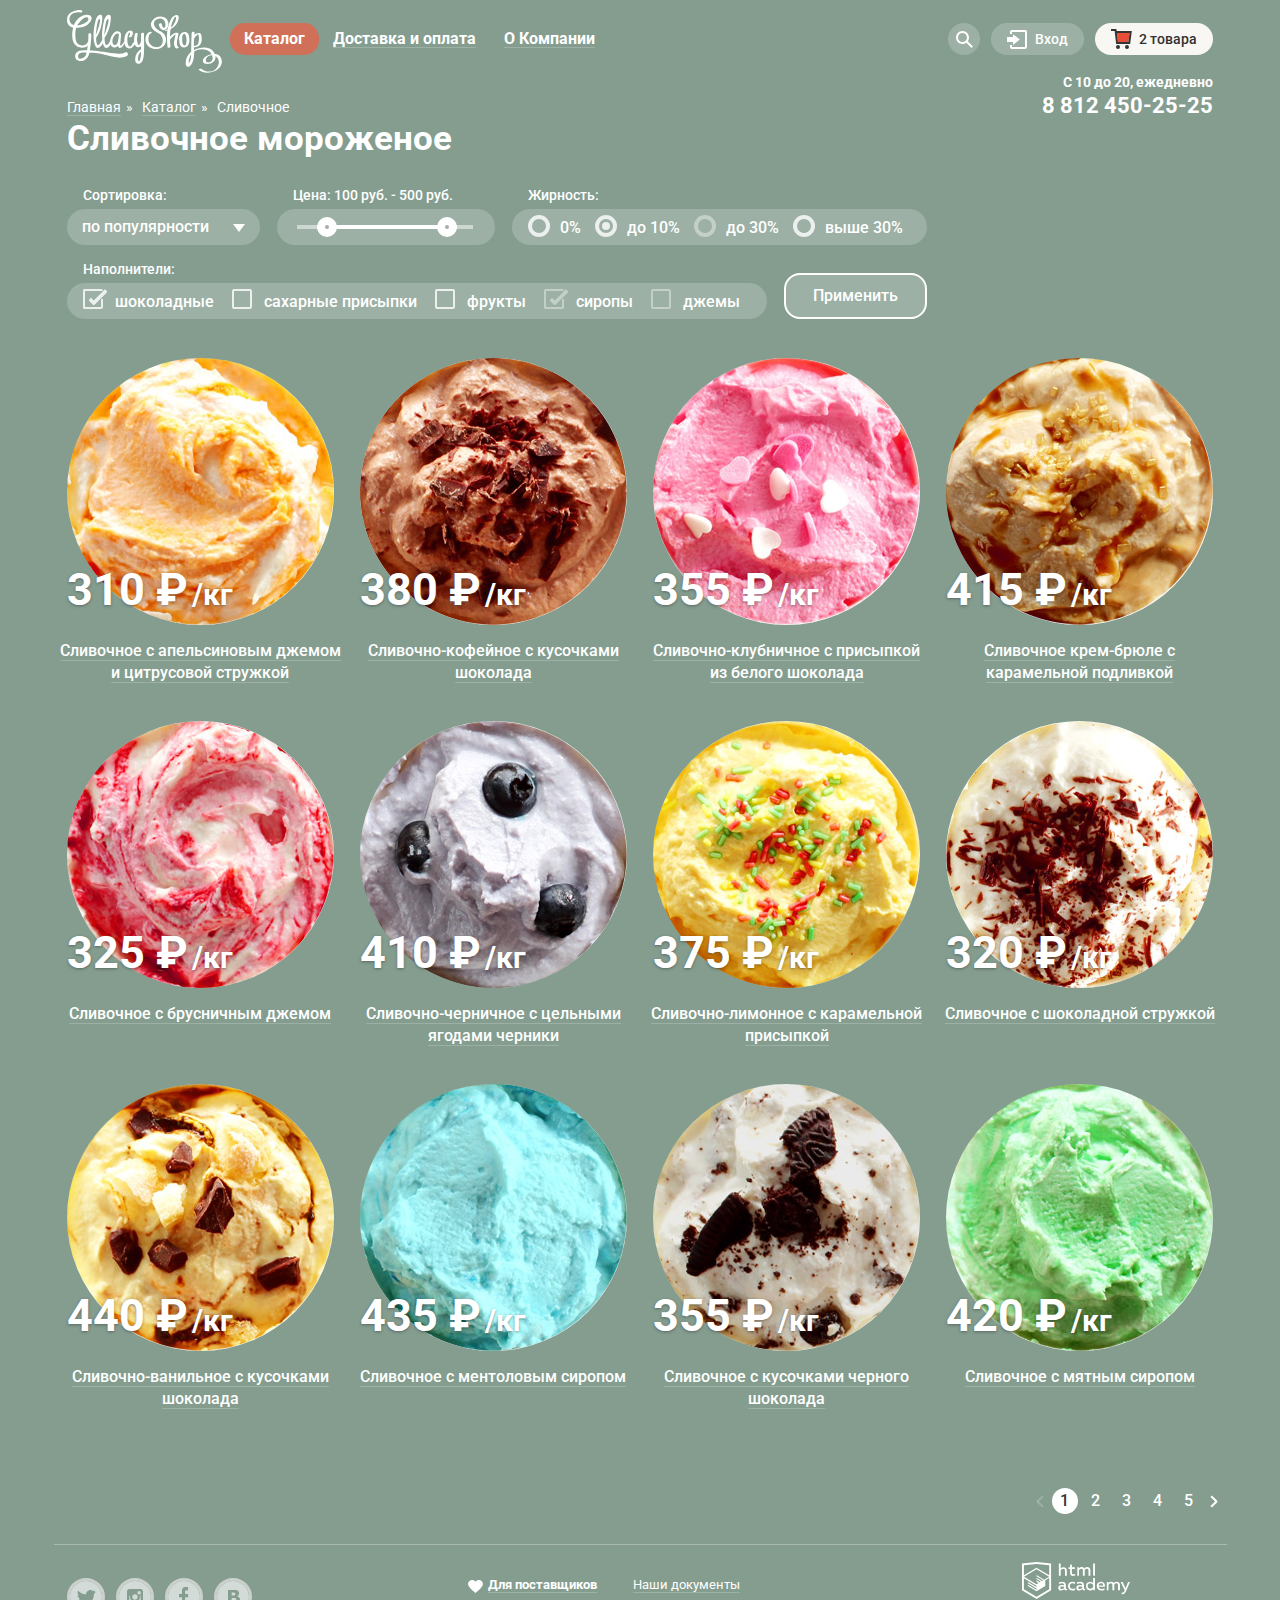
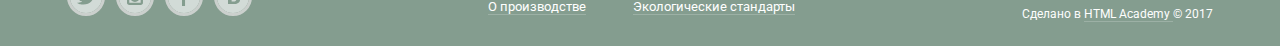
<file: catalog.html>
<!DOCTYPE html>
<html lang="ru">

<head>
  <meta charset="UTF-8">
  <meta name="viewport" content="width=device-width, initial-scale=1.0">
  <meta http-equiv="X-UA-Compatible" content="ie=edge">
  <title>Каталог Глейси</title>
  <link href="https://fonts.googleapis.com/css?family=Roboto:400,500,700&amp;subset=cyrillic" rel="stylesheet">
  <link href="css/normalize.min.css" rel="stylesheet">
  <link href="css/style.min.css" rel="stylesheet">
</head>

<body class="general-body">

  <header class="general-header">
    <div class="container flex">
      <!-- Логитип -->
      <a class="general-header__link" href="index.html">
        <img class="general-header__logo" src="img/general-header__logo.svg" alt="Глейси" width="155" height="65" />
      </a>
      <!-- Главное меню -->
      <nav class="main-nav">
        <ul class="main-nav__menu flex flex--wrap">
          <li class="main-nav__item">
            <a class="main-nav__link main-nav__link--active">Каталог</a>
            <ul class="main-nav__submenu">
              <li class="main-nav__subitem main-nav__promoitem">
                <a class="main-nav__sublink" href="#" tabindex="-1">Новинки</a>
              </li>
              <li class="main-nav__subitem">
                <a class="main-nav__sublink main-nav__sublink--active" tabindex="-1">Сливочное</a>
              </li>
              <li class="main-nav__subitem">
                <a class="main-nav__sublink" href="#" tabindex="-1">Щербеты</a>
              </li>
              <li class="main-nav__subitem">
                <a class="main-nav__sublink" href="#" tabindex="-1">Фруктовый лед</a>
              </li>
              <li class="main-nav__subitem">
                <a class="main-nav__sublink" href="#" tabindex="-1">Мелорин</a>
              </li>
            </ul>
          </li>
          <li class="main-nav__item">
            <a class="main-nav__link" href="#">Доставка и оплата</a>
          </li>
          <li class="main-nav__item">
            <a class="main-nav__link" href="#">О Компании</a>
          </li>
        </ul>
      </nav>
      <!-- Меню с пользовательскими функциями -->
      <div class="user-interface flex flex--wrap">
        <div class="user-interface__wrapper">
          <!-- Кнопка поиска -->
          <a class="button button--interface button--search" href="search.html">
            <span class="visually-hidden">Поиск</span>
          </a>
          <!-- Форма поиска -->
          <form class="search-form" action="https://echo.htmlacademy.ru" method="post">
            <h3 class="visually-hidden">Форма поиска</h3>
            <label class="visually-hidden" for="search-input">Поиск:</label>
            <input class="search-form__input" type="text" name="search-input" id="search-input" placeholder="Что ищем?" tabindex="-1">
            <button class="button button--primary visually-hidden" type="submit" name="search-submit" tabindex="-1">Найти</button>
          </form>
        </div>
        <div class="user-interface__wrapper">
          <!-- Кнопка логина -->
          <a class="button button--interface button--login" href="login.html">Вход</a>
          <!-- Форма логина -->
          <form class="login-form" action="https://echo.htmlacademy.ru" method="post">
            <h3 class="visually-hidden">Форма входа</h3>
            <label class="visually-hidden" for="email-input">Электронная почта:</label>
            <input class="login-form__input" type="text" name="email-input" id="email-input" placeholder="Электронная почта" tabindex="-1">
            <label class="visually-hidden" for="password-input">Пароль:</label>
            <input class="login-form__input" type="password" name="password-input" id="password-input" placeholder="Пароль" tabindex="-1">
            <div class="flex">
              <button class="button button--primary" type="submit" name="login-button" tabindex="-1">Войти</button>
              <div class="flex flex--column">
                <span class="login-form__wrapper">
                  <a class="login-form__link" href="#" tabindex="-1">Забыли пароль?</a>
                </span>
                <span class="login-form__wrapper">
                  <a class="login-form__link" href="#" tabindex="-1">Новая регистрация</a>
                </span>
              </div>
            </div>
          </form>
        </div>
        <div class="user-interface__wrapper">
          <!-- Кнопка корзины -->
          <a class="button button--interface button--cart-active" href="cart.html">
            <span class="cart-counter">2 товара</span>
          </a>
          <!-- Корзина -->
          <form class="cart flex flex--column" action="https://echo.htmlacademy.ru" method="post">
            <h3 class="visually-hidden">Корзина</h3>
            <table class="cart__products">
              <caption class="cart__total">Итого: 750 руб.</caption>
              <tr class="cart__row visually-hidden">
                <th class="cart__col-header">Удалить товар</th>
                <th class="cart__col-header">Изображение товара</th>
                <th class="cart__col-header">Наименование товара</th>
                <th class="cart__col-header">Количество (вес)</th>
                <th class="cart__col-header">Цена</th>
                <th class="cart__col-header">Стоимость</th>
              </tr>
              <tr class="cart__row">
                <td class="cart__td cart__td--remove">
                  <button class="button button--remove" type="button" name="cart-button-remove" id="cart-button-remove-1" tabindex="-1"><span class="visually-hidden">Удалить</span></button>
                </td>
                <td class="cart__td cart__td--img">
                  <img class="cart__image" src="img/cart__orange.jpg" alt="Апельсиновый джем" width="35" height="35" />
                </td>
                <td class="cart__td cart__name">Пломбир с апельсиновым джемом</td>
                <td class="cart__td cart__quantity">1,5 кг х</td>
                <td class="cart__td cart__price">200 руб</td>
                <td class="cart__td cart__subtotal">300 руб</td>
              </tr>
              <tr class="cart__row">
                <td class="cart__td cart__td--remove">
                  <button class="button button--remove" type="button" name="cart-button-remove" id="cart-button-remove-2" tabindex="-1"><span class="visually-hidden">Удалить</span></button>
                </td>
                <td class="cart__td cart__td--img">
                  <img class="cart__image" src="img/cart__strawberry.jpg" alt="Клубника с белым шоколадом" width="35" height="35" />
                </td>
                <td class="cart__td cart__name">Клубничный пломбир с присыпкой из белого шоколада</td>
                <td class="cart__td cart__quantity">1,5 кг х</td>
                <td class="cart__td cart__price">300 руб</td>
                <td class="cart__td cart__subtotal">450 руб</td>
              </tr>
            </table>
            <button class="button button--primary" type="submit" name="cart-button" tabindex="-1">Оформить заказ</button>
          </form>
        </div>
      </div>
    </div>
    <div class="container flex flex--column flex--end">
      <p class="workhours">С 10 до 20, ежедневно</p>
      <p class="workphone">8 812 450-25-25</p>
    </div>
  </header>

  <main class="main">
    <div class="container flex flex--column relative">
      <!-- Хлебные крошки -->
      <nav class="breadcrumbs">
        <ul class="breadcrumbs__list">
          <li class="breadcrumbs__item">
            <a class="breadcrumbs__link" href="index.html">Главная</a>
          </li>
          <li class="breadcrumbs__item">
            <a class="breadcrumbs__link" href="#">Каталог</a>
          </li>
          <li class="breadcrumbs__item">
            Сливочное
          </li>
        </ul>
      </nav>
      <h1 class="main__title">Сливочное мороженое</h1>
    </div>

    <section class="filter">
      <!-- Фильтр -->
      <div class="container">
        <h2 class="visually-hidden">Фильтр товаров</h2>
        <form class="filter__form" action="https://echo.htmlacademy.ru" method="post">
          <div class="flex flex--wrap flex--between">
            <div class="flex flex--column relative">
              <!-- Выпадающий список -->
              <label class="filter__label" for="filter-sort">Сортировка:</label>
              <select class="filter__select" name="filter-sort" id="filter-sort">
                  <option class="filter__option">по популярности</option>
                  <option class="filter__option">сначала недорогие</option>
                  <option class="filter__option">сначала дорогие</option>
                  <option class="filter__option">по жирности</option>
                </select>
              <div class="filter__select-dropdown"></div>
            </div>
            <div class="flex flex--column">
              <!-- Ползунок -->
              <p class="filter__label">
                Цена:
                <span class="filter__range-start" id="filter-range-start-counter">100</span> руб. -
                <span class="filter__range-end" id="filter-range-end-counter">500</span> руб.
              </p>
              <div class="filter__range-control">
                <input class="filter__range visually-hidden" type="number" name="filter-range-start" id="filter-range-start" min="0" max="800" value="100" step="100" tabindex="-1">
                <label class="filter__label" for="filter-range-start" tabindex="0" id="filter-range-start-control"><span class="visually-hidden">Мин. цена</span></label>
                <input class="filter__range visually-hidden" type="number" name="filter-range-end" id="filter-range-end" min="0" max="800" value="500" step="100" tabindex="-1">
                <label class="filter__label" for="filter-range-end" tabindex="0" id="filter-range-end-control"><span class="visually-hidden">Макс. цена</span></label>
              </div>
            </div>
            <div class="flex flex--column">
              <!-- Радиокнопки -->
              <label class="filter__label" for="filter-fat2">Жирность:</label>
              <div class="filter__item filter__item--fat">
                <input class="filter__radio visually-hidden" type="radio" id="filter-fat1" name="filter-fat" value="0%">
                <label class="filter__label filter__label--big" for="filter-fat1">0%</label>
                <input class="filter__radio visually-hidden" type="radio" id="filter-fat2" name="filter-fat" value="до 10%" checked>
                <label class="filter__label filter__label--big" for="filter-fat2">до 10%</label>
                <input class="filter__radio visually-hidden" type="radio" id="filter-fat3" name="filter-fat" value="до 30%" disabled>
                <label class="filter__label filter__label--big" for="filter-fat3">до 30%</label>
                <input class="filter__radio visually-hidden" type="radio" id="filter-fat4" name="filter-fat" value="выше 30%">
                <label class="filter__label filter__label--big" for="filter-fat4">выше 30%</label>
              </div>
            </div>
            <!-- Чекбоксы -->
            <div class="flex flex--column">
              <label class="filter__label filter__label--checkbox" for="filter-filler3">Наполнители:</label>
              <div class="filter__item filter__item--filler">
                <input class="filter__checkbox visually-hidden" type="checkbox" id="filter-filler1" name="filter-filler" value="шоколадные" checked>
                <label class="filter__label filter__label--big" for="filter-filler1">шоколадные</label>
                <input class="filter__checkbox visually-hidden" type="checkbox" id="filter-filler2" name="filter-filler" value="сахарные присыпки">
                <label class="filter__label filter__label--big" for="filter-filler2">сахарные присыпки</label>
                <input class="filter__checkbox visually-hidden" type="checkbox" id="filter-filler3" name="filter-filler" value="фрукты">
                <label class="filter__label filter__label--big" for="filter-filler3">фрукты</label>
                <input class="filter__checkbox visually-hidden" type="checkbox" id="filter-filler4" name="filter-filler" value="сиропы" checked disabled>
                <label class="filter__label filter__label--big" for="filter-filler4">сиропы</label>
                <input class="filter__checkbox visually-hidden" type="checkbox" id="filter-filler5" name="filter-filler" value="джемы" disabled>
                <label class="filter__label filter__label--big" for="filter-filler5">джемы</label>
              </div>
            </div>
            <!-- Кнопка Применить -->
            <input class="button button--filter" type="submit" name="filter-button" value="Применить">
          </div>
        </form>
      </div>
    </section>

    <section class="products products--catalog">
      <!-- Список товаров -->
      <div class="container container--products">
        <h2 class="visually-hidden">Товары каталога</h2>
        <ul class="products__list flex flex--wrap">

          <li class="products__item flex flex--column flex--center">
            <a class="products__link flex flex--wrap relative" href="#">
              <img class="products__image flex-center" src="img/products__orange.jpg" alt="Сливочное с апельсиновым джемом и цитрусовой стружкой" width="267" height="267">
              <p class="products__wrapper">
                <span class="products__price">310 ₽</span>
                <span class="products__kg">/кг</span>
              </p>
            </a>
            <a class="products__link products__link--text" href="#">
              <span class="products__title">Сливочное с апельсиновым джемом и цитрусовой стружкой</span>
            </a>
            <div class="products__quickview flex">
              <a class="button button--primary" href="#">Быстрый просмотр</a>
            </div>
          </li>

          <li class="products__item flex flex--column flex--center">
            <a class="products__link flex flex--wrap relative" href="#">
              <img class="products__image flex-center" src="img/products__coffee.jpg" alt="Сливочно-кофейное с кусочками шоколада" width="267" height="267">
              <p class="products__wrapper">
                <span class="products__price">380 ₽</span>
                <span class="products__kg">/кг</span>
              </p>
            </a>
            <a class="products__link products__link--text" href="#">
              <span class="products__title">Сливочно-кофейное с кусочками шоколада</span>
            </a>
            <div class="products__quickview flex">
              <a class="button button--primary" href="#">Быстрый просмотр</a>
            </div>
          </li>

          <li class="products__item flex flex--column flex--center">
            <a class="products__link flex flex--wrap relative" href="#">
              <img class="products__image flex-center" src="img/products__strawberry.jpg" alt="Сливочно-клубничное с присыпкой из белого шоколада" width="267" height="267">
              <p class="products__wrapper">
                <span class="products__price">355 ₽</span>
                <span class="products__kg">/кг</span>
              </p>
            </a>
            <a class="products__link products__link--text" href="#">
              <span class="products__title">Сливочно-клубничное с присыпкой из белого шоколада</span>
            </a>
            <div class="products__quickview flex">
              <a class="button button--primary" href="#">Быстрый просмотр</a>
            </div>
          </li>

          <li class="products__item flex flex--column flex--center">
            <a class="products__link flex flex--wrap relative" href="#">
              <img class="products__image flex-center" src="img/products__cream.jpg" alt="Сливочное крем-брюле с карамельной подливкой" width="267" height="267">
              <p class="products__wrapper">
                <span class="products__price">415 ₽</span>
                <span class="products__kg">/кг</span>
              </p>
            </a>
            <a class="products__link products__link--text" href="#">
              <span class="products__title">Сливочное крем-брюле с карамельной подливкой</span>
            </a>
            <div class="products__quickview flex">
              <a class="button button--primary" href="#">Быстрый просмотр</a>
            </div>
          </li>

          <li class="products__item flex flex--column flex--center">
            <a class="products__link flex flex--wrap relative" href="#">
              <img class="products__image flex-center" src="img/products__lingonberry.jpg" alt="Сливочное с брусничным джемом" width="267" height="267">
              <p class="products__wrapper">
                <span class="products__price">325 ₽</span>
                <span class="products__kg">/кг</span>
              </p>
            </a>
            <a class="products__link products__link--text" href="#">
              <span class="products__title">Сливочное с брусничным джемом</span>
            </a>
            <div class="products__quickview flex">
              <a class="button button--primary" href="#">Быстрый просмотр</a>
            </div>
          </li>

          <li class="products__item flex flex--column flex--center">
            <a class="products__link flex flex--wrap relative" href="#">
              <img class="products__image flex-center" src="img/products__blueberry.jpg" alt="Сливочно-черничное с цельными ягодами черники" width="267" height="267">
              <p class="products__wrapper">
                <span class="products__price">410 ₽</span>
                <span class="products__kg">/кг</span>
              </p>
            </a>
            <a class="products__link products__link--text" href="#">
              <span class="products__title">Сливочно-черничное с цельными ягодами черники</span>
            </a>
            <div class="products__quickview flex">
              <a class="button button--primary" href="#">Быстрый просмотр</a>
            </div>
          </li>

          <li class="products__item flex flex--column flex--center">
            <a class="products__link flex flex--wrap relative" href="#">
              <img class="products__image flex-center" src="img/products__lemon.jpg" alt="Сливочно-лимонное с карамельной присыпкой" width="267" height="267">
              <p class="products__wrapper">
                <span class="products__price">375 ₽</span>
                <span class="products__kg">/кг</span>
              </p>
            </a>
            <a class="products__link products__link--text" href="#">
              <span class="products__title">Сливочно-лимонное с карамельной присыпкой</span>
            </a>
            <div class="products__quickview flex">
              <a class="button button--primary" href="#">Быстрый просмотр</a>
            </div>
          </li>

          <li class="products__item flex flex--column flex--center">
            <a class="products__link flex flex--wrap relative" href="#">
              <img class="products__image flex-center" src="img/products__chocograced.jpg" alt="Сливочное с шоколадной стружкой" width="267" height="267">
              <p class="products__wrapper">
                <span class="products__price">320 ₽</span>
                <span class="products__kg">/кг</span>
              </p>
            </a>
            <a class="products__link products__link--text" href="#">
              <span class="products__title">Сливочное с шоколадной стружкой</span>
            </a>
            <div class="products__quickview flex">
              <a class="button button--primary" href="#">Быстрый просмотр</a>
            </div>
          </li>

          <li class="products__item flex flex--column flex--center">
            <a class="products__link flex flex--wrap relative" href="#">
              <img class="products__image flex-center" src="img/products__vanilla.jpg" alt="Сливочно-ванильное с кусочками шоколада" width="267" height="267">
              <p class="products__wrapper">
                <span class="products__price">440 ₽</span>
                <span class="products__kg">/кг</span>
              </p>
            </a>
            <a class="products__link products__link--text" href="#">
              <span class="products__title">Сливочно-ванильное с кусочками шоколада</span>
            </a>
            <div class="products__quickview flex">
              <a class="button button--primary" href="#">Быстрый просмотр</a>
            </div>
          </li>

          <li class="products__item flex flex--column flex--center">
            <a class="products__link flex flex--wrap relative" href="#">
              <img class="products__image flex-center" src="img/products__menthol.jpg" alt="Сливочноe с ментоловым сиропом" width="267" height="267">
              <p class="products__wrapper">
                <span class="products__price">435 ₽</span>
                <span class="products__kg">/кг</span>
              </p>
            </a>
            <a class="products__link products__link--text" href="#">
              <span class="products__title">Сливочноe с ментоловым сиропом</span>
            </a>
            <div class="products__quickview flex">
              <a class="button button--primary" href="#">Быстрый просмотр</a>
            </div>
          </li>

          <li class="products__item flex flex--column flex--center">
            <a class="products__link flex flex--wrap relative" href="#">
              <img class="products__image flex-center" src="img/products__chocopieces.jpg" alt="Сливочное с кусочками черного шоколада" width="267" height="267">
              <p class="products__wrapper">
                <span class="products__price">355 ₽</span>
                <span class="products__kg">/кг</span>
              </p>
            </a>
            <a class="products__link products__link--text" href="#">
              <span class="products__title">Сливочное с кусочками черного шоколада</span>
            </a>
            <div class="products__quickview flex">
              <a class="button button--primary" href="#">Быстрый просмотр</a>
            </div>
          </li>

          <li class="products__item flex flex--column flex--center">
            <a class="products__link flex flex--wrap relative" href="#">
              <img class="products__image flex-center" src="img/products__mint.jpg" alt="Сливочное с мятным сиропом" width="267" height="267">
              <p class="products__wrapper">
                <span class="products__price">420 ₽</span>
                <span class="products__kg">/кг</span>
              </p>
            </a>
            <a class="products__link products__link--text" href="#">
              <span class="products__title">Сливочное с мятным сиропом</span>
            </a>
            <div class="products__quickview flex">
              <a class="button button--primary" href="#">Быстрый просмотр</a>
            </div>
          </li>

        </ul>
        <div class="pagination">
          <ol class="pagination__list flex">
            <li class="pagination__item">
              <a class="pagination__link pagination__link--prev pagination__link--disabled" href="#">
                <span class="visually-hidden">Назад</span>
              </a>
            </li>
            <li class="pagination__item">
              <a class="pagination__link pagination__link--active">1</a>
            </li>
            <li class="pagination__item">
              <a class="pagination__link" href="#">2</a>
            </li>
            <li class="pagination__item">
              <a class="pagination__link" href="#">3</a>
            </li>
            <li class="pagination__item">
              <a class="pagination__link" href="#">4</a>
            </li>
            <li class="pagination__item">
              <a class="pagination__link" href="#">5</a>
            </li>
            <li class="pagination__item">
              <a class="pagination__link pagination__link--next" href="#">
                <span class="visually-hidden">Вперед</span>
              </a>
            </li>
          </ol>
        </div>
      </div>
    </section>
  </main>

  <footer class="general-footer">
    <!-- Подвал -->
    <div class="container flex flex--between">
      <ul class="social flex">
        <li class="social__item">
          <a class="social__link social__link--twitter" href="#" title="Twitter"></a>
        </li>
        <li class="social__item">
          <a class="social__link social__link--instagram" href="#" title="Instagram"></a>
        </li>
        <li class="social__item">
          <a class="social__link social__link--facebook" href="#" title="Facebook"></a>
        </li>
        <li class="social__item">
          <a class="social__link social__link--vkontakte" href="#" title="Vkontakte"></a>
        </li>
      </ul>
      <nav class="general-footer__nav">
        <ul class="links flex flex--wrap">
          <li class="links__item">
            <a class="links__link links__link links__link--like" href="#">Для поставщиков</a>
          </li>
          <li class="links__item">
            <a class="links__link" href="#">Наши документы</a>
          </li>
          <li class="links__item">
            <a class="links__link" href="#">О производстве</a>
          </li>
          <li class="links__item">
            <a class="links__link" href="#">Экологические стандарты</a>
          </li>
        </ul>
      </nav>
      <p class="copyright flex flex--column">
        <a class="copyright__link copyright__link--img" href="https://htmlacademy.ru/intensive/htmlcss">
          <img class="copyright__logo" src="img/copyright__logo.svg" alt="HTML Academy" width="108" height="39">
        </a>
        <span class="copyright__wrapper">
          Сделано в
          <a class="copyright__link" href="https://htmlacademy.ru/intensive/htmlcss">
            HTML Academy
          </a> © 2017
        </span>
      </p>
    </div>
  </footer>
  <script defer src="js/script.min.js"></script>
</body>

</html>
</file>
<file: css/style.min.css>
html{box-sizing:border-box}*,:after,:before{box-sizing:inherit}img{max-width:100%}a{text-decoration:none}.filter__checkbox.visually-hidden,.filter__radio.visually-hidden,.filter__range.visually-hidden,.visually-hidden:not(:focus):not(:active){position:absolute;width:1px;height:1px;margin:-1px;padding:0;overflow:hidden;white-space:nowrap;border:0;clip:rect(0 0 0 0);clip-path:inset(100%);-webkit-clip-path:inset(100%)}.container{width:95.5%;max-width:1146px;margin-right:auto;margin-left:auto}.container--slider{width:100%}.container--products{width:97.75%;max-width:1173px}.relative{position:relative}.flex{display:-ms-flexbox;display:flex}.flex--column{-ms-flex-direction:column;flex-direction:column}.flex--end{align-items:flex-end;-webkit-box-align:end;-ms-flex-align:end}.flex--center{align-items:center;-webkit-box-align:center;-ms-flex-align:center}.flex--between{justify-content:space-between;-webkit-box-pack:justify;-ms-flex-pack:justify}.flex--wrap{flex-wrap:wrap;-ms-flex-wrap:wrap}.flex-center{align-self:center;-ms-flex-item-align:center}.flex-end{align-self:flex-end;-ms-flex-item-align:end}.general-body{width:auto;min-width:900px;margin:0;padding:0;padding-top:9px;font-weight:400;font-size:16px;line-height:22px;font-family:Roboto,Arial,sans-serif;color:#fff}.general-body,.general-body--bg0{background-color:#849d8f}.general-body--bg1{background-color:#8996a6}.general-body--bg2{background-color:#9d8b84}.general-body__sliderbg{position:absolute;top:-9px;left:0;z-index:-1;width:100%;min-height:900px;background-color:transparent;background-repeat:no-repeat;background-position:top}.general-body__sliderbg--0{background-image:url(../img/general-slider__item--0.png)}.general-body__sliderbg--1{background-image:url(../img/general-slider__item--1.png)}.general-body__sliderbg--2{background-image:url(../img/general-slider__item--2.png)}.button{display:inline-block;min-height:46px;margin:0;padding:11px 24px;font-weight:700;font-size:18px;line-height:24px;vertical-align:baseline;text-align:center;color:#fff;text-decoration:none;background-color:#dc4e33;background-image:linear-gradient(0deg,#e74b36 0,#f26843);border-width:0;border-radius:24px;box-shadow:0 2px 2px 0 #9e4334;cursor:pointer;transition-timing-function:ease-in-out;transition-duration:.3s;transition-property:all}.button:focus,.button:hover{color:#fefefe;background-color:#f07a63;background-image:linear-gradient(0deg,#ec6f5e 0,#f58669);box-shadow:0 2px 2px 0 #ac1000}.button:active{color:#fceeec;background-color:#ac1000;background-image:linear-gradient(0deg,#e1613e 0,#d84732);box-shadow:inset 0 2px 2px 0 #952718}.button--primary{min-width:24px;min-height:44px;padding:10px 24px;font-weight:700;font-size:18px;line-height:24px;border-radius:24px}.button--big{min-width:40px;min-height:63px;padding:9px 40px 10px;font-weight:700;font-size:32px;line-height:44px;text-shadow:0 2px 5px rgba(160,32,11,.76);border-radius:40px}.button[disabled],.button[disabled]:active,.button[disabled]:focus,.button[disabled]:hover{color:#999;text-shadow:none;background-color:#e9dbd8;background-image:linear-gradient(0deg,#ecc7bf 0,#e9dbd8);box-shadow:0 2px 2px 0 #dfbcb5}.feedback-form__input,.feedback-form__textarea,.login-form__input,.search-form__input,.subscribe-form__input{height:44px;padding-left:15px;font:inherit;font-size:16px;line-height:24px;color:#323232;background-color:#fff;border:1px solid hsla(0,0%,70%,.52);border-radius:5px}.feedback-form__input:hover,.feedback-form__textarea:hover,.login-form__input:hover,.search-form__input:hover,.subscribe-form__input:hover{border-color:hsla(0,0%,60%,.52)}.feedback-form__input:focus,.feedback-form__textarea:focus,.login-form__input:focus,.search-form__input:focus,.subscribe-form__input:focus{border-color:rgba(46,136,228,.52)}.feedback-form__input::placeholder,.feedback-form__textarea::placeholder,.login-form__input::placeholder,.search-form__input::placeholder,.subscribe-form__input::placeholder{color:#999}.feedback-form__input::-webkit-input-placeholder,.feedback-form__textarea::-webkit-input-placeholder,.login-form__input::-webkit-input-placeholder,.search-form__input::-webkit-input-placeholder,.subscribe-form__input::-webkit-input-placeholder{color:#999}.feedback-form__input:-ms-input-placeholder,.feedback-form__input::-ms-input-placeholder,.feedback-form__textarea:-ms-input-placeholder,.feedback-form__textarea::-ms-input-placeholder,.login-form__input:-ms-input-placeholder,.login-form__input::-ms-input-placeholder,.search-form__input:-ms-input-placeholder,.search-form__input::-ms-input-placeholder,.subscribe-form__input:-ms-input-placeholder,.subscribe-form__input::-ms-input-placeholder{color:#999}.blog__link,.breadcrumbs__link,.copyright__link,.links__link,.login-form__link,.main-nav__link:before,.products__title{border-bottom:1px solid hsla(0,0%,100%,.2);transition:all .3s ease-in-out}.blog__link,.login-form__link{border-bottom-color:rgba(50,50,50,.2)}.blog__link{border-bottom-width:2px}.breadcrumbs__link:active,.breadcrumbs__link:focus,.breadcrumbs__link:hover,.copyright__link:active,.copyright__link:focus,.copyright__link:hover,.links__link:active,.links__link:focus,.links__link:hover,.products__title:active,.products__title:focus,.products__title:hover{color:#ffbc9e;border-bottom-color:rgba(232,77,55,.2)}.blog__link:active,.blog__link:focus,.blog__link:hover,.login-form__link:active,.login-form__link:focus,.login-form__link:hover{color:#e84d37;border-bottom-color:rgba(232,77,55,.2)}.main-nav__link:focus:before,.main-nav__link:hover:before{border-bottom:none}.general-header__link{display:inline-block;margin:0;padding:0;line-height:0;vertical-align:baseline}.general-header__logo{width:155px;height:65px}.main-nav{margin:0;margin-top:14px;margin-left:8px;padding:0;font-weight:700;font-size:16px;line-height:18px}.main-nav__menu,.main-nav__subitem,.main-nav__submenu,.main-nav_item{margin:0;padding:0;list-style:none}.main-nav__menu{position:relative;line-height:18px}.main-nav__item,.main-nav__link{color:#fff}.main-nav__item{position:relative;padding-bottom:10px}.main-nav__link{position:relative;display:inline-block;width:auto;min-height:32px;margin:0;padding:0;padding:7px 14px;vertical-align:baseline;border-radius:15px;transition:all .3s ease-in-out}.main-nav__link:before{content:"";position:absolute;top:24px;width:calc(100% - 28px)}.main-nav__link--active{background-color:#d07058}.main-nav__link--active:before{border-bottom:none}.main-nav__item:hover .main-nav__link,.main-nav__link:focus,.main-nav__link:hover{color:#333;background-color:#f7f6f3}.main-nav__link:active{background-color:#ededed;box-shadow:inset 0 2px 1px 0 #696969}.main-nav__item:hover .main-nav__submenu,.main-nav__link:hover+.main-nav__submenu .main-nav__submenu:hover{left:0}.main-nav__submenu{position:absolute;top:37px;left:-999em;z-index:1;min-width:145px;margin:0;padding:0;font-weight:400;font-size:14px;background-color:#f8f7f4;border-radius:5px;box-shadow:0 20px 20px 0 rgba(0,0,0,.4)}.main-nav__subitem,.main-nav__sublink{margin:0;padding:0;color:#323232;text-decoration:none}.main-nav__sublink{display:block;padding:7px 21px;line-height:16px}.main-nav__subitem:first-child .main-nav__sublink{padding-top:12px;border-top-left-radius:5px;border-top-right-radius:5px}.main-nav__subitem:last-child .main-nav__sublink{padding-bottom:14px;border-bottom-right-radius:5px;border-bottom-left-radius:5px}.main-nav__promoitem{position:relative}.main-nav__promoitem .main-nav__sublink{padding-bottom:12px;font-weight:700}.main-nav__promoitem .main-nav__sublink:before{content:"";position:absolute;bottom:0;left:6px;width:calc(100% - 15px);height:1px;background-color:rgba(50,50,50,.2)}.main-nav__sublink--active{color:#fff;background-color:#d07058}.main-nav__sublink:focus,.main-nav__sublink:hover{color:#323232;background-color:#fbded7}.main-nav__sublink:active{color:#323232;background-color:#f6b5a5}.user-interface{margin:0;margin-top:14px;margin-left:auto;padding:0}.user-interface__wrapper{position:relative}.button--interface{min-width:10px;min-height:32px;margin:0;margin-right:11px;padding:0;padding:8px 16px 8px 44px;font-weight:500;font-size:14px;line-height:16px;background-color:hsla(0,0%,100%,.2);background-image:none;border-radius:16px;box-shadow:none}.user-interface__wrapper:last-child .button--interface{margin-right:0}.button--cart-active,.button--interface:active,.button--interface:focus,.button--interface:hover,.user-interface__wrapper:hover .button--interface{color:#323232;background-color:#f8f7f4;box-shadow:none}.button--cart,.button--cart-active,.button--login,.button--search{background-repeat:no-repeat}.button--cart,.button--cart-active,.button--login{background-position:16px}.button--search{padding-top:18px;padding-left:16px;background-image:url(../img/button--search.svg);background-position:50%}.button--search:active,.button--search:focus,.user-interface__wrapper:hover .button--search{background-image:url(../img/button--search--hover.svg)}.user-interface__wrapper:hover .search-form{right:10px;left:auto}.button--login{background-image:url(../img/button--login.svg)}.button--login:active,.button--login:focus,.user-interface__wrapper:hover .button--login{background-image:url(../img/button--login--hover.svg)}.user-interface__wrapper:hover .login-form{right:10px;left:auto}.button--cart,.button--cart:active,.button--cart:focus,.user-interface__wrapper:hover .button--cart{color:inherit;background-color:hsla(0,0%,100%,.2);background-image:url(../img/button--cart.svg);box-shadow:none}.button--cart-active,.button--cart-active:active,.button--cart-active:focus,.user-interface__wrapper:hover .button--cart-active{background-image:url(../img/button--cart--full.svg)}.user-interface__wrapper:hover .cart{right:0;left:auto}.workhours,.workphone{margin:0;margin-left:auto;padding:0}.workhours{margin-bottom:4px;font-weight:700;font-size:14px;line-height:16px}.workphone{font-weight:700;font-size:22px;line-height:24px;text-decoration:none}.breadcrumbs{position:absolute;top:-22px;display:inline;margin-right:auto}.breadcrumbs__item,.breadcrumbs__list{display:inline;margin:0;padding:0;list-style:none}.breadcrumbs__item,.breadcrumbs__link{position:relative;font-weight:400;font-size:14px;line-height:16px;color:inherit}.breadcrumbs__item{margin-right:18px}.breadcrumbs__link{margin:0;padding:0}.breadcrumbs__link:after{content:"\00BB";position:absolute;top:0;right:-12px}.main__title{margin:0;margin-right:auto;margin-bottom:28px;padding:0;font-weight:700;font-size:35px;line-height:41px;color:inherit}.hero{margin-bottom:40px}.hero,.hero .container{position:relative}.general-slider{width:675px;margin-right:auto;margin-left:auto}.general-slider__item{padding-top:275px}.hero__slogan{max-width:100%;margin:0;margin-bottom:30px;padding:0;font-weight:700;font-size:60px;line-height:60px;text-align:center}.slider-control{position:absolute;top:443px;margin-right:auto}.button--slider,.button--slider-active{width:21px;min-height:21px;margin-right:5px;padding:0;background-color:transparent;background-image:none;border:2px solid #fff;border-radius:21px;box-shadow:none}.button--slider-active:focus,.button--slider-active:hover,.button--slider:focus,.button--slider:hover{background-color:hsla(45,22%,96%,.4);background-image:none;box-shadow:none}.button--slider-active,.button--slider-active:active,.button--slider:active{background-color:#fff;background-image:none;box-shadow:none}.filter{margin:0;margin-right:auto;margin-bottom:30px;padding:0;color:inherit}.filter__form{max-width:860px}.filter__label{margin:0;margin-bottom:6px;padding:0;font-weight:500;font-size:14px;line-height:16px;color:inherit}.filter__label:first-child{padding-left:16px}.filter__label--big{font-size:16px;line-height:18px}.filter__label--checkbox{margin-top:16px}.filter__option,.filter__select{font-weight:500;font-size:16px;line-height:18px;color:inherit;background-color:hsla(0,0%,100%,.2)}.filter__select{width:193px;padding-left:15px;border:none;cursor:pointer;-webkit-appearance:none;-moz-appearance:none;appearance:none}.filter__select::-ms-expand{display:none}.filter__select:focus{background-color:#fff}.filter__select-dropdown{position:absolute;top:37px;right:15px;width:0;height:0;border-top:8px solid #fff;border-right:6px solid transparent;border-left:6px solid transparent}.filter__select:active+.filter__select-dropdown,.filter__select:focus+.filter__select-dropdown,.filter__select:hover+.filter__select-dropdown{border-top-color:#323232}.filter__option:active,.filter__option:focus,.filter__option:hover,.filter__select:active,.filter__select:focus,.filter__select:hover{color:#323232}.filter__range-end,.filter__range-start{color:inherit}.filter__item,.filter__range-control,.filter__select{min-height:36px;background-color:hsla(0,0%,100%,.2);border-radius:20px}.filter__item{padding-left:16px}.filter__item--fat{width:415px}.filter__item--filler{width:700px}.filter__range-control{position:relative;width:218px}.filter__range-control:after,.filter__range-control:before{content:"";position:absolute;top:16px;left:20px;z-index:1;width:176px;height:4px;background-color:#fff;opacity:.5}.filter__range-control:before{opacity:.5}.filter__range-control .filter__label{position:absolute}.filter__range-control .filter__label:before{content:"";position:absolute;top:8px;left:20px;z-index:2;display:block;width:20px;height:20px;background-color:#ababab;border:8px solid #fff;border-radius:50%;cursor:pointer}.filter__range-control:before{left:40px;width:140px;opacity:1}.filter__range-control .filter__label[for=filter-range-start]:before{left:40px}.filter__range-control .filter__label[for=filter-range-end]:before{left:160px}.filter__range-control .filter__label:focus{outline:none}.filter__range-control .filter__label:focus:before{outline:auto;outline-width:2px;outline-style:solid;outline-color:Highlight}.filter__radio+.filter__label{position:relative;display:inline-block;margin-right:10px;margin-bottom:0;margin-left:32px;padding-top:10px;padding-bottom:6px;vertical-align:baseline;cursor:pointer}.filter__radio:active+.filter__label,.filter__radio:focus+.filter__label,.filter__radio:not(:disabled)+.filter__label:hover{color:#323232}.filter__radio+.filter__label:before,.filter__radio:checked+.filter__label:after{content:"";position:absolute;top:-2px;left:-32px;width:22px;height:22px;margin:0;margin-top:8px;margin-bottom:8px;padding:0;background-color:transparent;border:4px solid #fff;border-radius:11px;opacity:.8}.filter__radio:checked+.filter__label:after{top:5px;left:-25px;width:8px;height:8px;background-color:#fff;border:none;opacity:.8}.filter__radio+.filter__label:active:after,.filter__radio+.filter__label:active:before,.filter__radio+.filter__label:hover:after,.filter__radio+.filter__label:hover:before{opacity:1}.filter__radio:focus+.filter__label:before{outline:auto;outline-width:2px;outline-style:solid;outline-color:Highlight;opacity:1}.filter__radio:focus+.filter__label:after{opacity:1}.filter__radio:disabled+.filter__label:after,.filter__radio:disabled+.filter__label:before{opacity:.4}.filter__checkbox+.filter__label{position:relative;display:inline-block;margin-right:14px;margin-bottom:0;margin-left:32px;padding-top:10px;padding-bottom:6px;vertical-align:baseline;cursor:pointer}.filter__checkbox:active+.filter__label,.filter__checkbox:focus+.filter__label,.filter__checkbox:not(:disabled)+.filter__label:hover{color:#323232}.filter__checkbox+.filter__label:before,.filter__checkbox:checked+.filter__label:after{content:"";position:absolute;top:-2px;left:-32px;width:20px;height:20px;margin-top:8px;margin-bottom:8px;background-color:transparent;border:2px solid #fff;border-radius:2px;opacity:.8}.filter__checkbox:checked+.filter__label:before{background-image:linear-gradient(#fff,#fff);background-repeat:no-repeat;background-position:100% 100%;background-size:2px 8px;border-right:none}.filter__checkbox:checked+.filter__label:after{top:1px;left:-27px;height:8px;border-width:4px;border-top:none;border-right:none;transform:rotate(-45deg)}.filter__checkbox+.filter__label:active:after,.filter__checkbox+.filter__label:active:before,.filter__checkbox+.filter__label:hover:after,.filter__checkbox+.filter__label:hover:before{opacity:1}.filter__checkbox:focus+.filter__label:before{outline:auto;outline-width:2px;outline-style:solid;outline-color:Highlight;opacity:1}.filter__checkbox:focus+.filter__label:after{opacity:1}.filter__checkbox:disabled+.filter__label:after,.filter__checkbox:disabled+.filter__label:before{opacity:.4}.button--filter{display:inline-block;height:36px;margin-top:auto;padding:7px 27px;font-weight:500;font-size:16px;line-height:18px;vertical-align:baseline;color:#fff;background-color:hsla(0,0%,100%,.2);background-image:none;border:2px solid #fff;border-radius:16px;box-shadow:none}.button--filter:focus,.button--filter:hover{color:#323232;background-color:#fff;background-image:none;border-color:transparent;box-shadow:none}.button--filter:active{padding:9px 29px;color:#323232;background-color:#ededed;background-image:none;border-width:0;box-shadow:inset 0 2px 2px 0 #696969}.promo{margin-bottom:30px}.promo__item{width:100%;min-height:230px;padding:18px;font-weight:700;background-repeat:no-repeat;border-radius:12px}.promo__item--raspberry{margin-right:2.5%;background-color:#851127;background-image:url(../img/promo__item--raspberry.jpg)}.promo__item--chocolate{background-color:#3e2419;background-image:url(../img/promo__item--chocolate.jpg)}.promo__content,.promo__title{margin:0;padding:0}.promo__title{margin-bottom:15px;font-size:35px;line-height:41px}.promo__content{margin-bottom:auto;font-size:18px;line-height:22px}.promo__item .button{margin-bottom:5px}.products__item,.products__list{margin:0;padding:0;list-style:none}.products--catalog .products__list{margin-bottom:50px}.products__item{position:relative;z-index:1;width:25%;margin-bottom:25px;padding-top:9px;padding-right:.5%;padding-left:.5%;border-radius:5px;border-bottom-right-radius:0;border-bottom-left-radius:0;transition:all .2s ease-in-out}.products--catalog .products__item{margin-bottom:15px}.products__quickview{position:absolute;bottom:-60px;left:0;z-index:-1;width:100%;height:60px;border-bottom-right-radius:5px;border-bottom-left-radius:5px;transition:all .2s ease-in-out}.products__quickview .button{margin:0 auto}.products__item:focus,.products__item:focus .products__quickview,.products__item:hover,.products__item:hover .products__quickview,.products__quickview:focus,.products__quickview:hover{z-index:2;background-color:hsla(0,0%,100%,.2)}.products__item:focus,.products__item:hover{box-shadow:0 -10px 20px 0 rgba(0,0,0,.4)}.products__item:focus .products__quickview,.products__item:hover .products__quickview,.products__quickview:focus,.products__quickview:hover{box-shadow:0 10px 20px 0 rgba(0,0,0,.4)}.products__link{max-width:100%;font-weight:500;font-size:16px;line-height:22px;text-align:center;color:#fff}.products__link--text{margin-bottom:13px}.products__icon{position:absolute;top:-15px;left:0;display:inline-block;width:61px;height:61px;vertical-align:baseline;background-image:url(../img/products__icon.svg);background-repeat:no-repeat}.products__image{max-width:100%;height:auto;margin-right:auto;margin-bottom:15px;margin-left:auto;border-radius:50%}.products__kg,.products__price{font-weight:700;line-height:45px}.products__wrapper{position:absolute;bottom:23px;left:0;margin:0;text-shadow:0 1px 3px rgba(49,50,53,.5)}.products__price{font-size:45px}.products__kg{font-size:30px}.products__item .button{margin-bottom:5%;padding-right:17px;padding-left:17px;opacity:0}.products__item .button:focus,.products__item:focus .button,.products__item:hover .button{opacity:1}.advantages{margin-bottom:40px;padding:21px;padding-top:24px;padding-bottom:14px;font-weight:400;font-size:16px;line-height:22px;color:#323232;background-color:#eee1c6;background-image:url(../img/advantages.jpg);background-repeat:repeat;border-radius:12px}.advantages__lead{margin:0;padding:0;font-weight:500;font-size:24px;line-height:30px}.advantages__item,.advantages__list{margin:0;padding:0;list-style:none}.advantages__list{padding-top:10px}.advantages__item{width:48.75%;padding-bottom:12px;padding-left:57px;background-repeat:no-repeat;background-position:0 0}.advantages__item:nth-child(odd){margin-right:2.5%}.advantages__item--ice-cream{background-image:url(../img/advantages__item--ice-cream.svg)}.advantages__item--cow{background-image:url(../img/advantages__item--cow.svg)}.advantages__item--leaf{background-image:url(../img/advantages__item--leaf.svg)}.advantages__item--thermo{background-image:url(../img/advantages__item--thermo.svg)}.advantages_content{margin:0;margin-top:10px;padding:0}.news{width:50%;min-height:220px;margin-right:2.5%;margin-bottom:40px;padding:20px;padding-top:22px;color:#323232;background-color:#fff;background-image:url(../img/blog.jpg);background-repeat:no-repeat;background-position:-50px -220px;border-radius:12px}.blog,.blog__title{margin:0;padding:0}.blog__title{margin-bottom:4px;font-weight:500;font-size:16px;line-height:22px}.blog__wrapper{max-width:285px}.blog__link{display:inline;margin:0;padding:0;font-weight:700;font-size:24px;line-height:30px;color:inherit;text-decoration:none}.subscribe{width:50%;min-height:220px;margin-bottom:40px;padding:5px;font-weight:400;font-size:16px;line-height:22px;color:#5a5a5a;background-color:#f8f7f4;background-image:linear-gradient(135deg,#fe9e90 12.5%,#f8f7f4 0,#f8f7f4 25%,#92cdff 0,#92cdff 37.5%,#f8f7f4 0,#f8f7f4 50%,#fe9e90 0,#fe9e90 62.5%,#f8f7f4 0,#f8f7f4 75%,#92cdff 0,#92cdff 87.5%,#f8f7f4 0,#f8f7f4);background-repeat:repeat;background-size:38px 38px;border-radius:12px}.subscribe__content{margin:0;margin-bottom:35px;padding:0}.subscribe-form{min-height:100%;margin:0;padding:28px;padding-right:21px;padding-left:21px;background-color:#f8f7f4;border-radius:12px}.subscribe-form__input{width:100%;margin-right:13px}.subscribe-form .button--primary{flex-shrink:0;padding-right:17px;padding-left:17px;-ms-flex-negative:0}.pagination{padding-bottom:30px;color:inherit;border-bottom:1px solid hsla(0,0%,100%,.3)}.pagination__list{margin:0;padding:0;list-style:none}.pagination__item{position:relative;margin-left:5px}.pagination__item:first-child{margin-left:auto}.pagination__item:last-child{margin-right:12px}.pagination__link{display:inline-block;width:26px;height:26px;margin:0;padding:0;padding:4px;font-weight:500;font-size:16px;line-height:18px;vertical-align:baseline;text-align:center;color:inherit;background-color:hsla(0,0%,100%,0);border-radius:50%}.pagination__link:focus,.pagination__link:hover{background-color:hsla(0,0%,100%,.2)}.pagination__link--active,.pagination__link:active{color:#323232;background-color:#fff}.pagination__link--disabled,.pagination__link--disabled:after,.pagination__link--disabled:before{border-color:hsla(0,0%,100%,.2)}.pagination__link--next,.pagination__link--next:active,.pagination__link--next:focus,.pagination__link--next:hover,.pagination__link--prev,.pagination__link--prev:active,.pagination__link--prev:focus,.pagination__link--prev:hover{width:0;height:0;background-color:hsla(0,0%,100%,0)}.pagination__link--next:after,.pagination__link--next:before,.pagination__link--prev:after,.pagination__link--prev:before{content:"";position:absolute;top:50%;display:block;width:0;height:8px}.pagination__link--next:after,.pagination__link--next:before{right:0;border-right-width:2px;border-right-style:solid}.pagination__link--next:before{margin-top:-6px;transform:rotate(135deg)}.pagination__link--next:after{margin-top:-1px;transform:rotate(45deg)}.pagination__link--prev:after,.pagination__link--prev:before{left:0;border-left-width:2px;border-left-style:solid}.pagination__link--prev:before{margin-top:-6px;transform:rotate(45deg)}.pagination__link--prev:after{margin-top:-1px;transform:rotate(135deg)}.map{height:430px;background-color:#e7e3d1;background-image:url(../img/map.jpg);background-repeat:no-repeat;background-position:top}.map__google{width:100%;height:430px;border:none}.map .container{position:relative}.contact-card{position:absolute;top:-370px;right:0;width:302px;min-height:305px;margin-left:auto;padding:25px;font-weight:400;color:#323232;background-color:#f9f9f9;border-radius:15px}.contact-card__title{margin:0;margin-bottom:4px;padding:0;padding-top:19px;font-weight:inherit;font-size:14px;line-height:20px}.contact-card__title:first-child{margin-bottom:0;padding-top:4px}.contact-card__info{margin:0;padding:0;padding-top:2px;font-weight:700;font-size:18px;line-height:24px;font-style:normal}.contact-card__caption{margin:0;margin-bottom:22px;padding:0;font-weight:inherit;font-size:14px;line-height:22px}.contact-card .button--primary{width:100%}.general-footer{min-height:85px;margin-top:16px}.links,.links__item,.social,.social__item{margin:0;padding:0;list-style:none}.social{margin-top:17px}.social__item{margin-right:11px}.social__link{display:block;width:38px;height:38px;background-repeat:no-repeat;background-position:50%;border:3px solid #ddd;border-radius:50%;opacity:.8}.social__link--twitter{background-image:url(../img/social__link--twitter.svg)}.social__link--instagram{background-image:url(../img/social__link--instagram.svg)}.social__link--facebook{background-image:url(../img/social__link--facebook.svg)}.social__link--vkontakte{background-image:url(../img/social__link--vkontakte.svg)}.social__link:focus,.social__link:hover{opacity:1}.social__link:active{opacity:.9}.general-footer__nav{width:310px;margin-top:12px}.links,.links__item,.links__link{color:inherit}.links__item{width:145px}.links__item:nth-child(2n){width:165px}.links__link{position:relative;font-size:13px;line-height:18px}.links__link--like{font-weight:700}.links__link--like:before{content:"";position:absolute;top:3px;left:-20px;width:15px;height:13px;font-weight:400;background-image:url(../img/links__link--like.svg)}.copyright,.copyright__link{margin:0;padding:0;font-size:12px;line-height:18px;color:#fefefe}.copyright__link--img,.copyright__link--img:active,.copyright__link--img:focus,.copyright__link--img:hover{border-bottom:none}.copyright__logo{width:108px;height:39px}.cart,.feedback-form,.login-form,.search-form{color:#323232;background-color:#f8f7f4;border-radius:6px;box-shadow:0 20px 20px 0 rgba(0,0,0,.4)}.cart,.login-form,.search-form{position:absolute;top:36px;left:-999em;z-index:1;padding:20px 15px}.search-form{width:341px;min-height:84px}.search-form__input{width:100%}.login-form{width:277px;min-height:214px;padding-right:19px;padding-left:19px}.login-form__input{width:100%;margin-bottom:20px}.login-form__link{font-weight:400;font-size:13px;line-height:24px;color:inherit}.login-form .button{margin-right:19px}.cart{width:539px;min-height:242px;border-radius:5px}.cart__products{margin:0;padding:0;border-collapse:collapse;border-spacing:0;border-bottom-width:1px;border-bottom-style:solid;border-bottom-color:#cacac7}.cart__row{height:40px;margin:0;padding:0}.cart__col-header{margin:0;padding:0;color:inherit}.cart__td{margin:0;padding:0;padding-bottom:20px}.button--remove{position:relative;width:11px;height:11px;margin:0;padding:0;vertical-align:text-top;background-color:transparent;background-image:none;box-shadow:none}.button--remove:active,.button--remove:focus,.button--remove:hover{background-color:transparent;background-image:none;box-shadow:none;opacity:.5}.button--remove:after,.button--remove:before{content:"";position:absolute;top:0;left:0;width:1px;height:12px;background-color:#2c2829}.button--remove:before{transform:rotate(45deg)}.button--remove:after{transform:rotate(-45deg)}.cart__td--remove{padding-left:6px}.cart__td--img{padding-left:9px}.cart__image{width:35px;height:35px;border-radius:35px}.cart__name{width:220px;padding-left:13px;vertical-align:bottom}.cart__name,.cart__price,.cart__quantity,.cart__subtotal{font-weight:400;font-size:13px;line-height:16px;color:inherit}.cart__quantity{padding-left:32px}.cart__price{padding-left:4px;color:#999}.cart__subtotal{padding-left:28px}.cart__total{padding-top:15px;padding-bottom:15px;caption-side:bottom;font-weight:700;font-size:15px;line-height:18px;text-align:right;color:inherit}.cart .button{align-self:flex-end;-ms-flex-item-align:end}.cart--empty{width:250px;min-height:50px}.cart--empty .button{margin:auto}@keyframes a{0%{transform:translateX(-1500px) skewX(30deg) scaleX(1.3)}70%{transform:translateX(30px) skewX(0deg) scaleX(.9)}to{transform:translateX(0) skewX(0deg) scaleX(1)}}@keyframes b{0%{transform:translateZ(0)}15%{transform:translate3d(-25%,0,0) rotate(-5deg)}30%{transform:translate3d(20%,0,0) rotate(3deg)}45%{transform:translate3d(-15%,0,0) rotate(-3deg)}60%{transform:translate3d(10%,0,0) rotate(2deg)}75%{transform:translate3d(-5%,0,0) rotate(-1deg)}to{transform:translateZ(0)}}.feedback,.modal{color:inherit}.modal{position:fixed;top:0;left:0;z-index:5;width:100%;height:100%;background-color:rgba(0,0,0,.3)}.modal--animated{transform:scaleY(.01) scaleX(0);animation:a 1s cubic-bezier(.165,.84,.44,1) forwards}.modal--error .feedback-form{animation:b 1s linear forwards}.button--modal-close{position:absolute;top:calc(50% - 210px);left:calc(50% + 205px);z-index:1;width:18px;height:18px}.button--modal-close:after,.button--modal-close:before{top:5px;left:5px;width:2px;height:18px}.feedback-form{position:absolute;top:calc(50% - 220px);left:calc(50% - 240px);width:478px;min-height:443px;padding:15px 24px 23px;border-radius:10px;box-shadow:none}.feedback-form__title{margin-bottom:20px;font-weight:500;font-size:24px;line-height:28px;color:inherit}.feedback-form__input{width:271px;margin-bottom:20px}.feedback-form__textarea{width:100%;min-height:159px;margin-bottom:20px;padding-top:10px;padding-bottom:10px;resize:none}.feedback-form .button{align-self:flex-end;-ms-flex-item-align:end}
</file>
